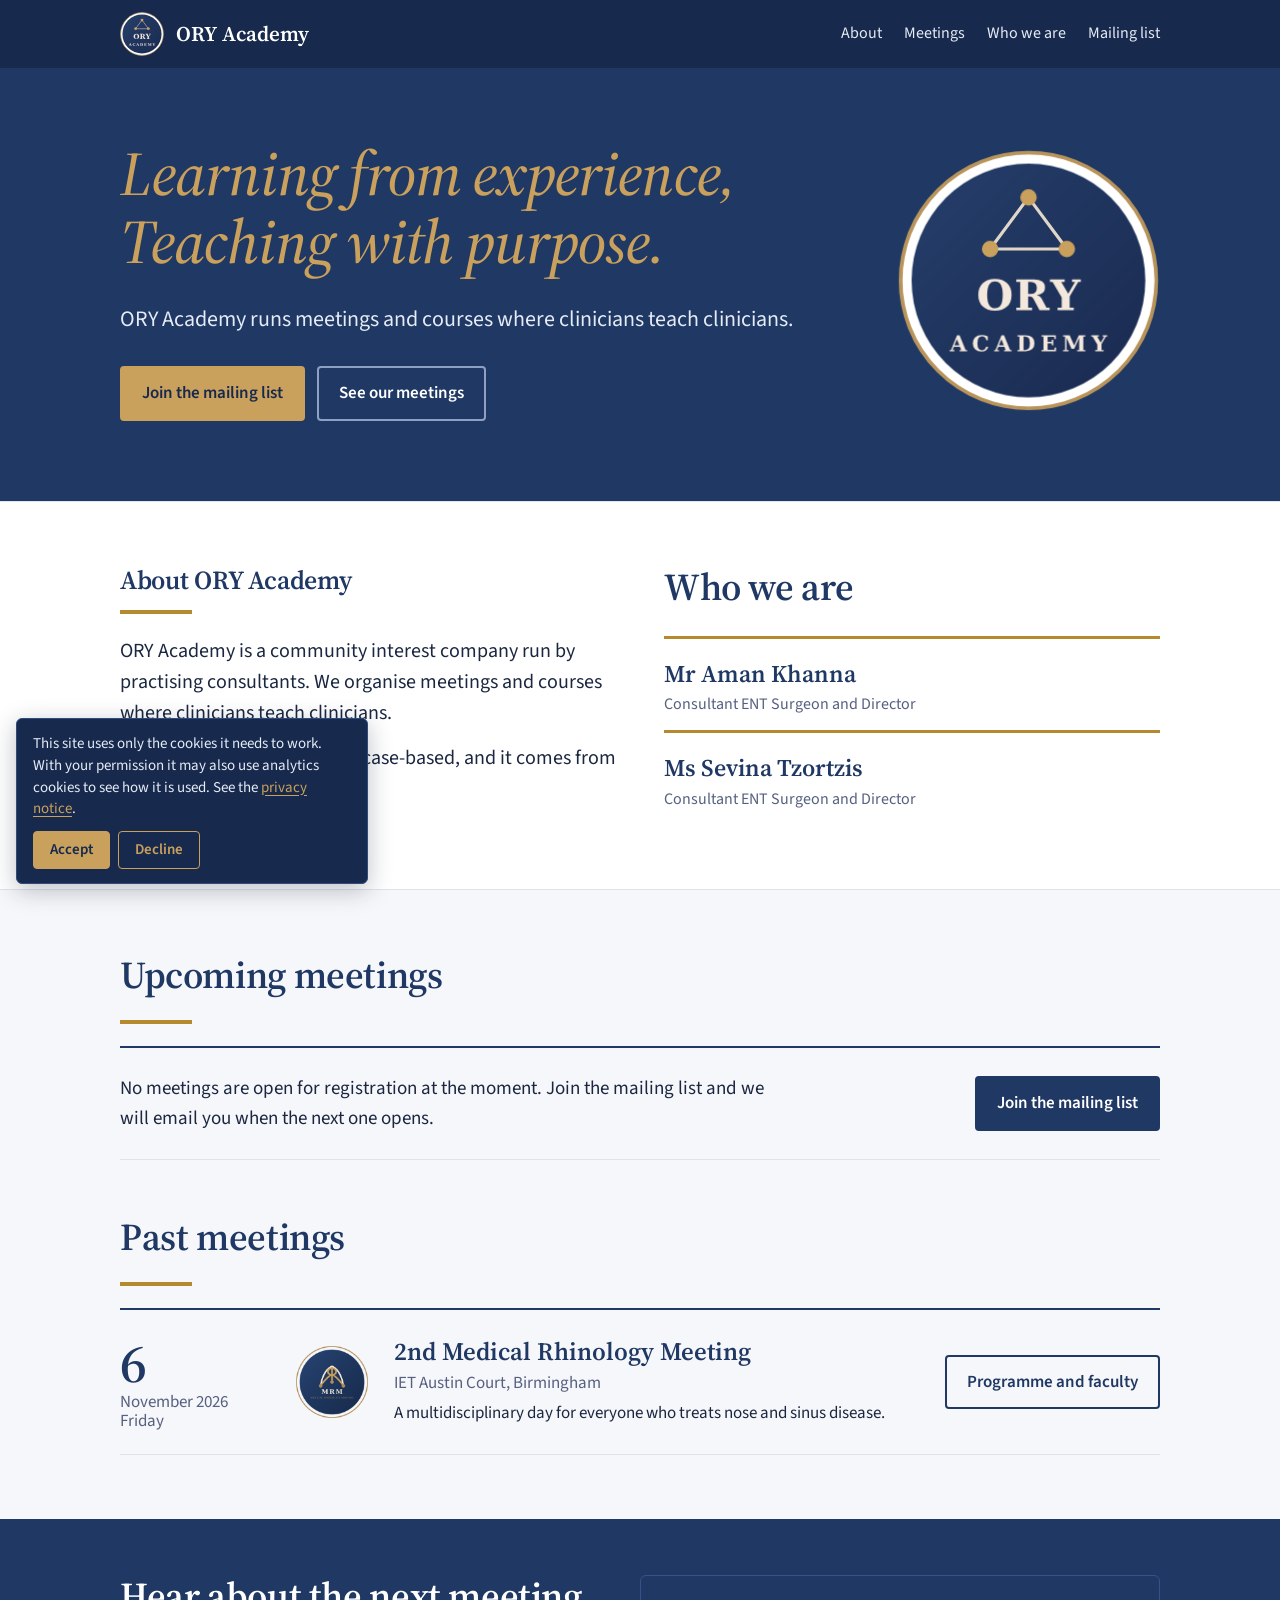
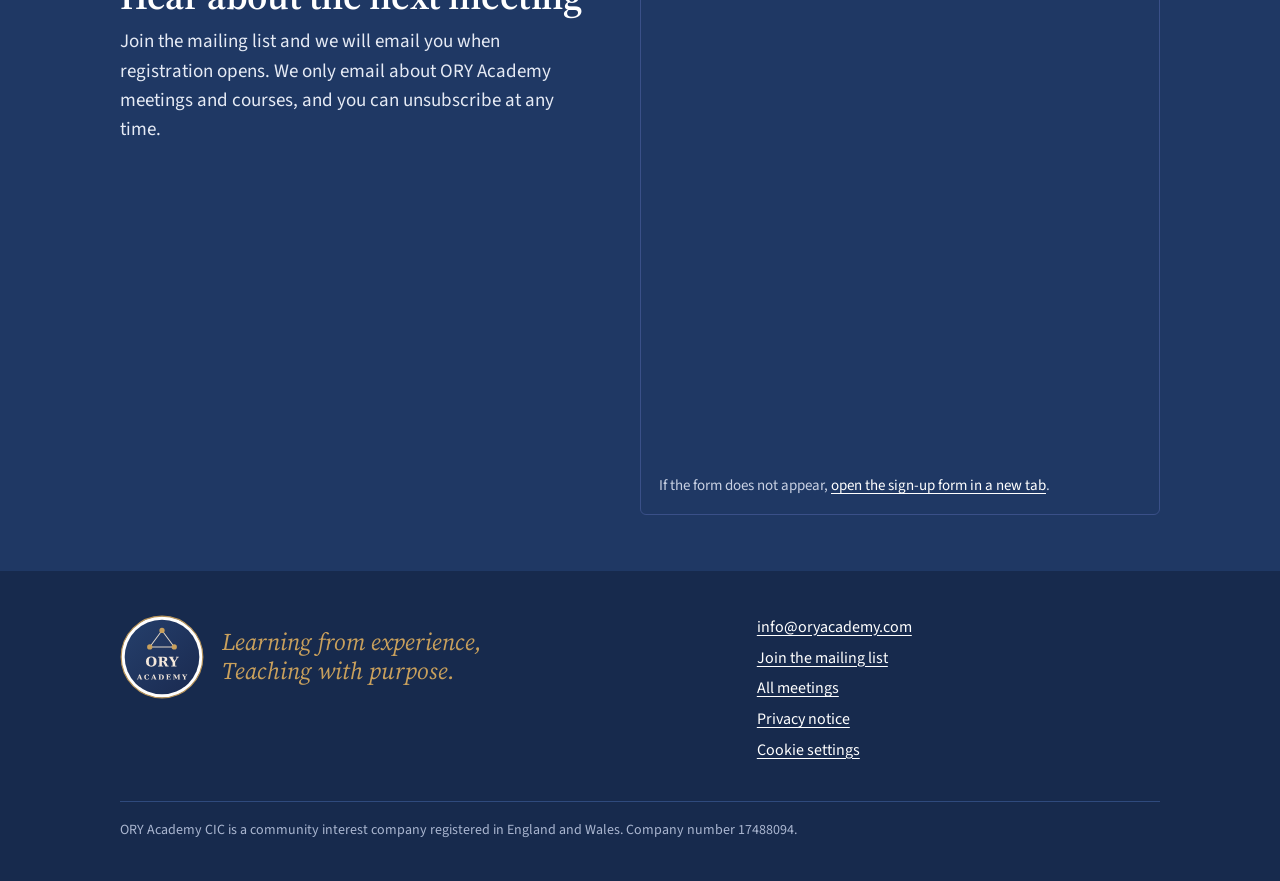
<file: index.html>
<!doctype html>
<html lang="en-GB">
<head>
<meta charset="utf-8">
<meta name="viewport" content="width=device-width,initial-scale=1">
<title>ORY Academy | Meetings and courses for clinicians</title>
<meta name="description" content="ORY Academy CIC organises meetings and courses where clinicians teach clinicians, including the Medical Rhinology Meeting in Birmingham.">
<meta property="og:title" content="ORY Academy">
<meta property="og:description" content="Learning from experience, Teaching with purpose. Meetings and courses for clinicians.">
<meta property="og:image" content="https://oryacademy.com/ory-logo.png">
<meta property="og:url" content="https://oryacademy.com/">
<link rel="icon" type="image/svg+xml" href="/ory-logo.svg">
<link rel="alternate icon" type="image/png" href="/ory-logo.png">
<link rel="preconnect" href="https://fonts.googleapis.com">
<link rel="preconnect" href="https://fonts.gstatic.com" crossorigin>
<link href="https://fonts.googleapis.com/css2?family=Source+Sans+3:wght@400;600&family=Source+Serif+4:ital,opsz,wght@0,8..60,600;1,8..60,500&display=swap" rel="stylesheet">
<link rel="stylesheet" href="/site.css?v=98d66cc8">
</head>
<body>
<a class="skip" href="#meetings">Skip to meetings</a>
<div class="top"><div class="in">
  <a class="brand" href="/"><img src="/ory-logo.svg" alt="" width="44" height="44">ORY Academy</a>
  <nav class="nav" aria-label="Main"><a href="#about">About</a><a href="#meetings">Meetings</a><a href="#people">Who we are</a><a href="#join">Mailing list</a></nav>
</div></div>

<header class="hero on-navy"><div class="in">
  <div>
    <h1 class="mission" aria-label="ORY Academy. Learning from experience, Teaching with purpose."><span>Learning from experience,</span><span>Teaching with purpose.</span></h1>
    <p class="lede">ORY Academy runs meetings and courses where clinicians teach clinicians.</p>
    <div class="btns"><a class="btn gold" href="#join">Join the mailing list</a><a class="btn alt" href="#meetings">See our meetings</a></div>
  </div>
  <svg class="motif" viewBox="24 24 1152 1152" role="img" aria-label="ORY Academy logo"><defs><linearGradient id="orybgh" x1="0" y1="0" x2="1" y2="1"><stop offset="0" stop-color="#253f6b"/><stop offset="1" stop-color="#1a2a50"/></linearGradient></defs><circle class="ringbg" cx="600" cy="600" r="560" fill="#ffffff"/>
<circle class="ring" cx="600" cy="600" r="560" fill="none" stroke="#b8945a" stroke-width="16"/>
<circle class="disc" cx="600" cy="600" r="512" fill="url(#orybgh)"/>
<g class="tri" stroke="#e0d6c8" stroke-width="14" stroke-linecap="round"><line class="edge base" x1="432" y1="462" x2="768" y2="462"/><line class="edge rleg" x1="768" y1="462" x2="600" y2="236"/><line class="edge lleg" x1="600" y1="236" x2="432" y2="462"/></g>
<g class="apex"><circle class="node n1" cx="600" cy="236" r="36" fill="#c9a05c"/></g>
<circle class="node n2" cx="432" cy="462" r="36" fill="#c9a05c"/>
<circle class="node n3" cx="768" cy="462" r="36" fill="#c9a05c"/>
<path class="wm1" fill="#f4e8dc" d="M453.00439453125 721.689453125Q470.2578125 721.689453125 478.65869140625 707.14599609375Q487.0595703125 692.6025390625 487.0595703125 662.70263671875Q487.0595703125 632.71240234375 478.65869140625 618.1689453125Q470.2578125 603.62548828125 453.00439453125 603.62548828125Q435.84130859375 603.62548828125 427.395263671875 618.304443359375Q418.94921875 632.9833984375 418.94921875 662.70263671875Q418.94921875 692.33154296875 427.395263671875 707.010498046875Q435.84130859375 721.689453125 453.00439453125 721.689453125ZM453.00439453125 732.61962890625Q418.94921875 732.61962890625 399.6181640625 714.01123046875Q380.287109375 695.40283203125 380.287109375 662.70263671875Q380.287109375 630.00244140625 399.663330078125 611.348876953125Q419.03955078125 592.6953125 453.00439453125 592.6953125Q487.0595703125 592.6953125 506.390625 611.3037109375Q525.7216796875 629.912109375 525.7216796875 662.70263671875Q525.7216796875 695.40283203125 506.345458984375 714.01123046875Q486.96923828125 732.61962890625 453.00439453125 732.61962890625ZM635.86181640625 664.14794921875Q643.9013671875 665.322265625 649.41162109375 669.4775390625Q654.921875 673.6328125 658.98681640625 681.49169921875L678.67919921875 719.06982421875H692.5V730.0H648.14697265625L626.64794921875 689.26025390625Q620.4150390625 676.61376953125 616.033935546875 673.135986328125Q611.65283203125 669.658203125 603.88427734375 669.658203125H598.3740234375V719.06982421875H615.7177734375V730.0H546.3427734375V719.06982421875H563.59619140625V606.064453125H546.3427734375V595.13427734375H623.3056640625Q646.7919921875 595.13427734375 659.573974609375 604.573974609375Q672.35595703125 614.013671875 672.35595703125 631.357421875Q672.35595703125 645.44921875 663.277587890625 653.624267578125Q654.19921875 661.79931640625 635.86181640625 664.14794921875ZM598.3740234375 658.818359375H610.20751953125Q622.85400390625 658.818359375 629.674072265625 651.953125Q636.494140625 645.087890625 636.494140625 632.35107421875Q636.494140625 619.6142578125 629.674072265625 612.83935546875Q622.85400390625 606.064453125 610.20751953125 606.064453125H598.3740234375ZM727.212890625 730.0V719.06982421875H745.36962890625V674.1748046875L705.26220703125 606.064453125H693.7900390625V595.13427734375H758.4677734375V606.064453125H743.47265625L773.82421875 657.46337890625L803.9951171875 606.064453125H790.53564453125V595.13427734375H829.19775390625V606.064453125H817.7255859375L780.328125 669.4775390625V719.06982421875H798.48486328125V730.0Z"/>
<path class="wm2" fill="#f4e8dc" d="M254.953125 910.0V904.328125H260.671875L287.015625 840.015625H298.21875L324.609375 904.328125H331.265625V910.0H298.5V904.328125H305.34375L299.578125 890.03125H273.28125L267.421875 904.328125H275.765625V910.0ZM275.578125 884.359375H297.28125L286.5 857.59375ZM423.71875 890.03125Q420.953125 900.859375 413.78125 906.109375Q406.609375 911.359375 394.515625 911.359375Q376.796875 911.359375 366.5078125 901.5859375Q356.21875 891.8125 356.21875 875.078125Q356.21875 858.296875 366.5078125 848.5234375Q376.796875 838.75 394.515625 838.75Q400.75 838.75 407.5 840.25Q414.25 841.75 421.796875 844.796875V862.0H415.84375Q414.015625 853.1875 409.1875 848.8046875Q404.359375 844.421875 396.4375 844.421875Q386.21875 844.421875 381.25 851.9453125Q376.28125 859.46875 376.28125 875.078125Q376.28125 890.6875 381.25 898.1875Q386.21875 905.6875 396.53125 905.6875Q403.515625 905.6875 407.9453125 901.796875Q412.375 897.90625 414.390625 890.03125ZM449.84375 910.0V904.328125H455.5625L481.90625 840.015625H493.109375L519.5 904.328125H526.15625V910.0H493.390625V904.328125H500.234375L494.46875 890.03125H468.171875L462.3125 904.328125H470.65625V910.0ZM470.46875 884.359375H492.171875L481.390625 857.59375ZM578.578125 904.328125H585.09375Q596.0625 904.328125 601.1484375 897.296875Q606.234375 890.265625 606.234375 874.9375Q606.234375 859.703125 601.171875 852.6953125Q596.109375 845.6875 585.09375 845.6875H578.578125ZM551.578125 910.0V904.328125H560.53125V845.6875H551.578125V840.015625H587.484375Q606.328125 840.015625 616.3125 849.015625Q626.296875 858.015625 626.296875 874.9375Q626.296875 891.953125 616.2890625 900.9765625Q606.28125 910.0 587.484375 910.0ZM656.828125 910.0V904.328125H665.78125V845.6875H656.828125V840.015625H719.734375V856.515625H713.265625V846.4375H683.828125V868.890625H702.15625V859.984375H708.578125V884.171875H702.15625V875.265625H683.828125V903.578125H714.15625V893.5H720.578125V910.0ZM751.53125 910.0V904.328125H760.4375V845.6875H751.53125V840.015625H780.40625L800.375 884.921875L820.4375 840.015625H849.265625V845.6875H840.3125V904.328125H849.265625V910.0H813.265625V904.328125H822.171875V850.9375L800.46875 899.734375H788.609375L767.0 850.9375V904.328125H775.90625V910.0ZM892.265625 910.0V904.328125H901.6875V881.03125L880.875 845.6875H874.921875V840.015625H908.484375V845.6875H900.703125L916.453125 872.359375L932.109375 845.6875H925.125V840.015625H945.1875V845.6875H939.234375L919.828125 878.59375V904.328125H929.25V910.0Z"/></svg>
</div></header>

<section class="band white" id="about"><div class="in two">
  <div class="prose">
    <h2>About ORY Academy</h2>
    <hr class="rule">
    <p>ORY Academy is a community interest company run by practising consultants. We organise meetings and courses where clinicians teach clinicians.</p><p>Our teaching is practical and case-based, and it comes from day-to-day clinical practice.</p>
  </div>
  <div id="people">
    <h2 style="margin-bottom:26px">Who we are</h2>
    <div class="people directors"><div class="person"><div class="pn">Mr Aman Khanna</div><div class="pr">Consultant ENT Surgeon and Director</div></div><div class="person"><div class="pn">Ms Sevina Tzortzis</div><div class="pr">Consultant ENT Surgeon and Director</div></div></div>
  </div>
</div></section>

<section class="band" id="meetings"><div class="in">
  <h2>Upcoming meetings</h2>
  <hr class="rule">
  <div class="empty"><p>No meetings are open for registration at the moment. Join the mailing list and we will email you when the next one opens.</p><a class="btn" href="#join">Join the mailing list</a></div>
  <h2 style="margin-top:56px">Past meetings</h2>
  <hr class="rule">
  <ul class="meetings">
  <li class="meeting">
    <div class="when"><span class="d">6</span><span class="m">November 2026<br>Friday</span></div>
    <img src="/mrm-logo.png" alt="" width="76" height="76">
    <div><h3><a href="/mrm2/">2nd Medical Rhinology Meeting</a></h3><p class="where">IET Austin Court, Birmingham</p><p class="sum">A multidisciplinary day for everyone who treats nose and sinus disease.</p></div>
    <div class="btns"><a class="btn alt" href="/mrm2/">Programme and faculty</a></div>
  </li>
  </ul>

</div></section>

<section class="invite signup on-navy" id="join"><div class="in">
  <div class="pitch">
    <h2>Hear about the next meeting</h2>
    <p>Join the mailing list and we will email you when registration opens. We only email about ORY Academy meetings and courses, and you can unsubscribe at any time.</p>
  </div>
  <div class="formbox">
    <iframe data-tally-src="https://tally.so/embed/YjPQ0z?alignLeft=1&hideTitle=1&transparentBackground=1&dynamicHeight=1" loading="lazy" width="100%" height="480" frameborder="0" marginheight="0" marginwidth="0" title="Join the ORY Academy mailing list"></iframe>
    <p class="fallback">If the form does not appear, <a href="https://tally.so/r/YjPQ0z" target="_blank" rel="noopener">open the sign-up form in a new tab</a>.</p>
  </div>
</div></section>
<script async src="https://tally.so/widgets/embed.js"></script>

<footer class="foot"><div class="in">
  <div class="sig">
    <img src="/ory-logo.svg" alt="ORY Academy logo" width="84" height="84">
    <p class="line"><span>Learning from experience,</span><span>Teaching with purpose.</span></p>
  </div>
  <ul><li><a href="mailto:info@oryacademy.com">info@oryacademy.com</a></li><li><a href="/#join">Join the mailing list</a></li><li><a href="/">All meetings</a></li><li><a href="/privacy/">Privacy notice</a></li><li><a href="/privacy/#cookies" data-cookie-settings>Cookie settings</a></li></ul>
  <p class="legal">ORY Academy CIC is a community interest company registered in England and Wales. Company number 17488094.</p>
</div></footer>
<div class="cookie-bar" id="cookieBar" role="region" aria-label="Cookies" hidden>
  <p>This site uses only the cookies it needs to work. With your permission it may also use analytics cookies to see how it is used. See the <a href="/privacy/#cookies">privacy notice</a>.</p>
  <div class="cookie-actions">
    <button type="button" class="cookie-btn cookie-accept" data-choice="accepted">Accept</button>
    <button type="button" class="cookie-btn cookie-decline" data-choice="declined">Decline</button>
  </div>
</div>
<script src="/site.js?v=15866b34"></script>
</body>
</html>
</file>
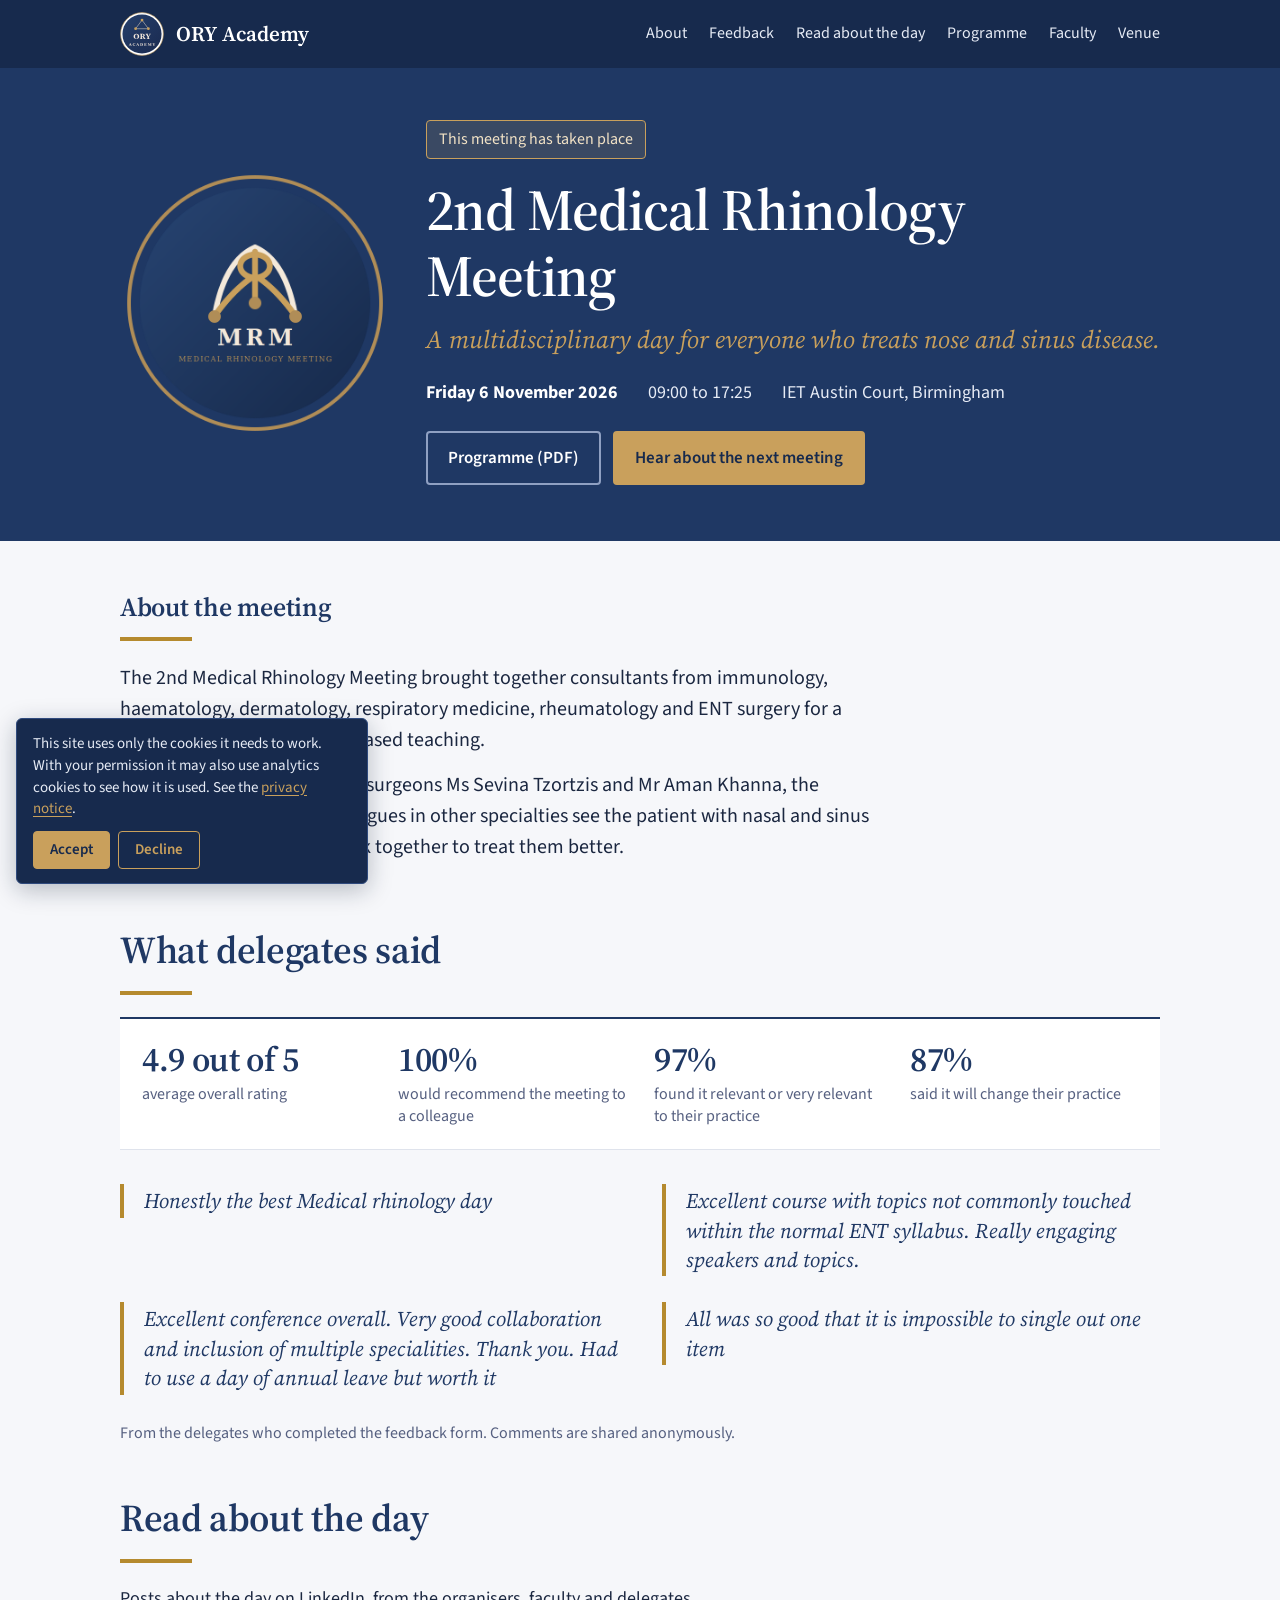
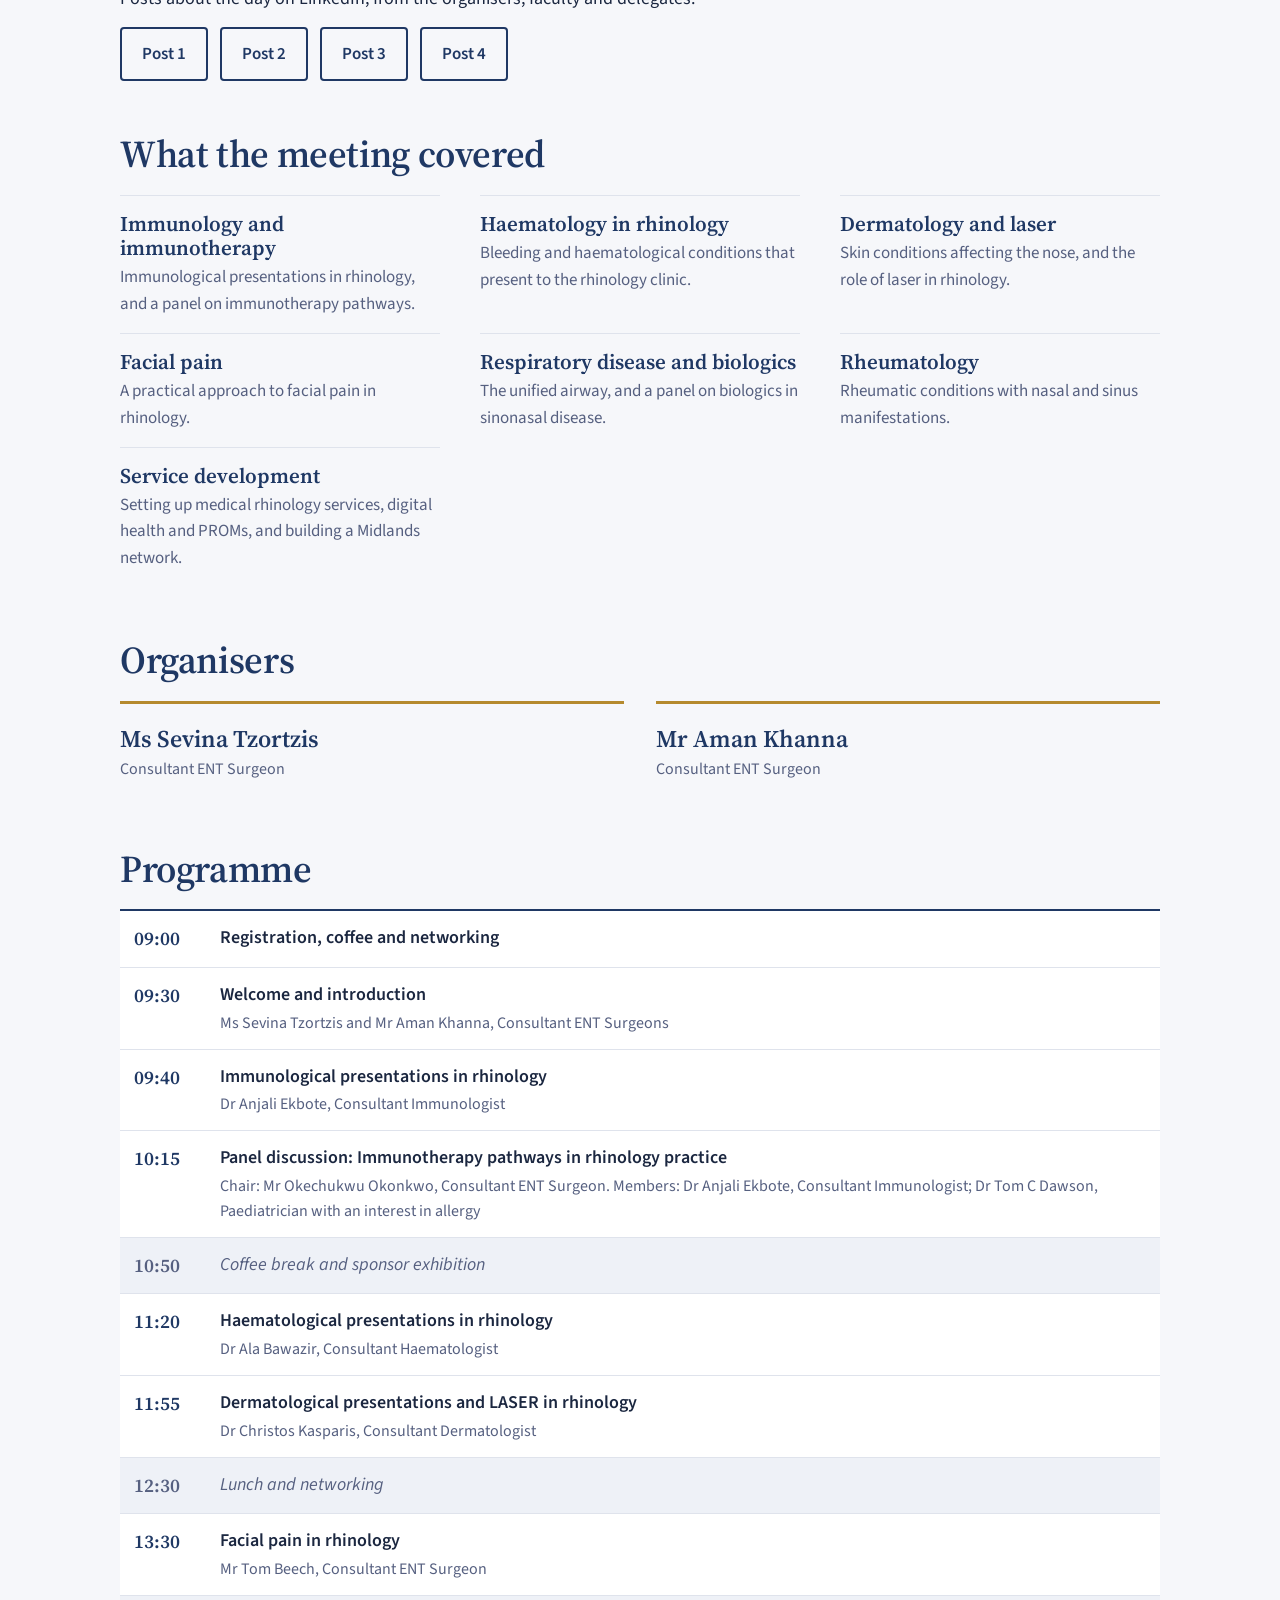
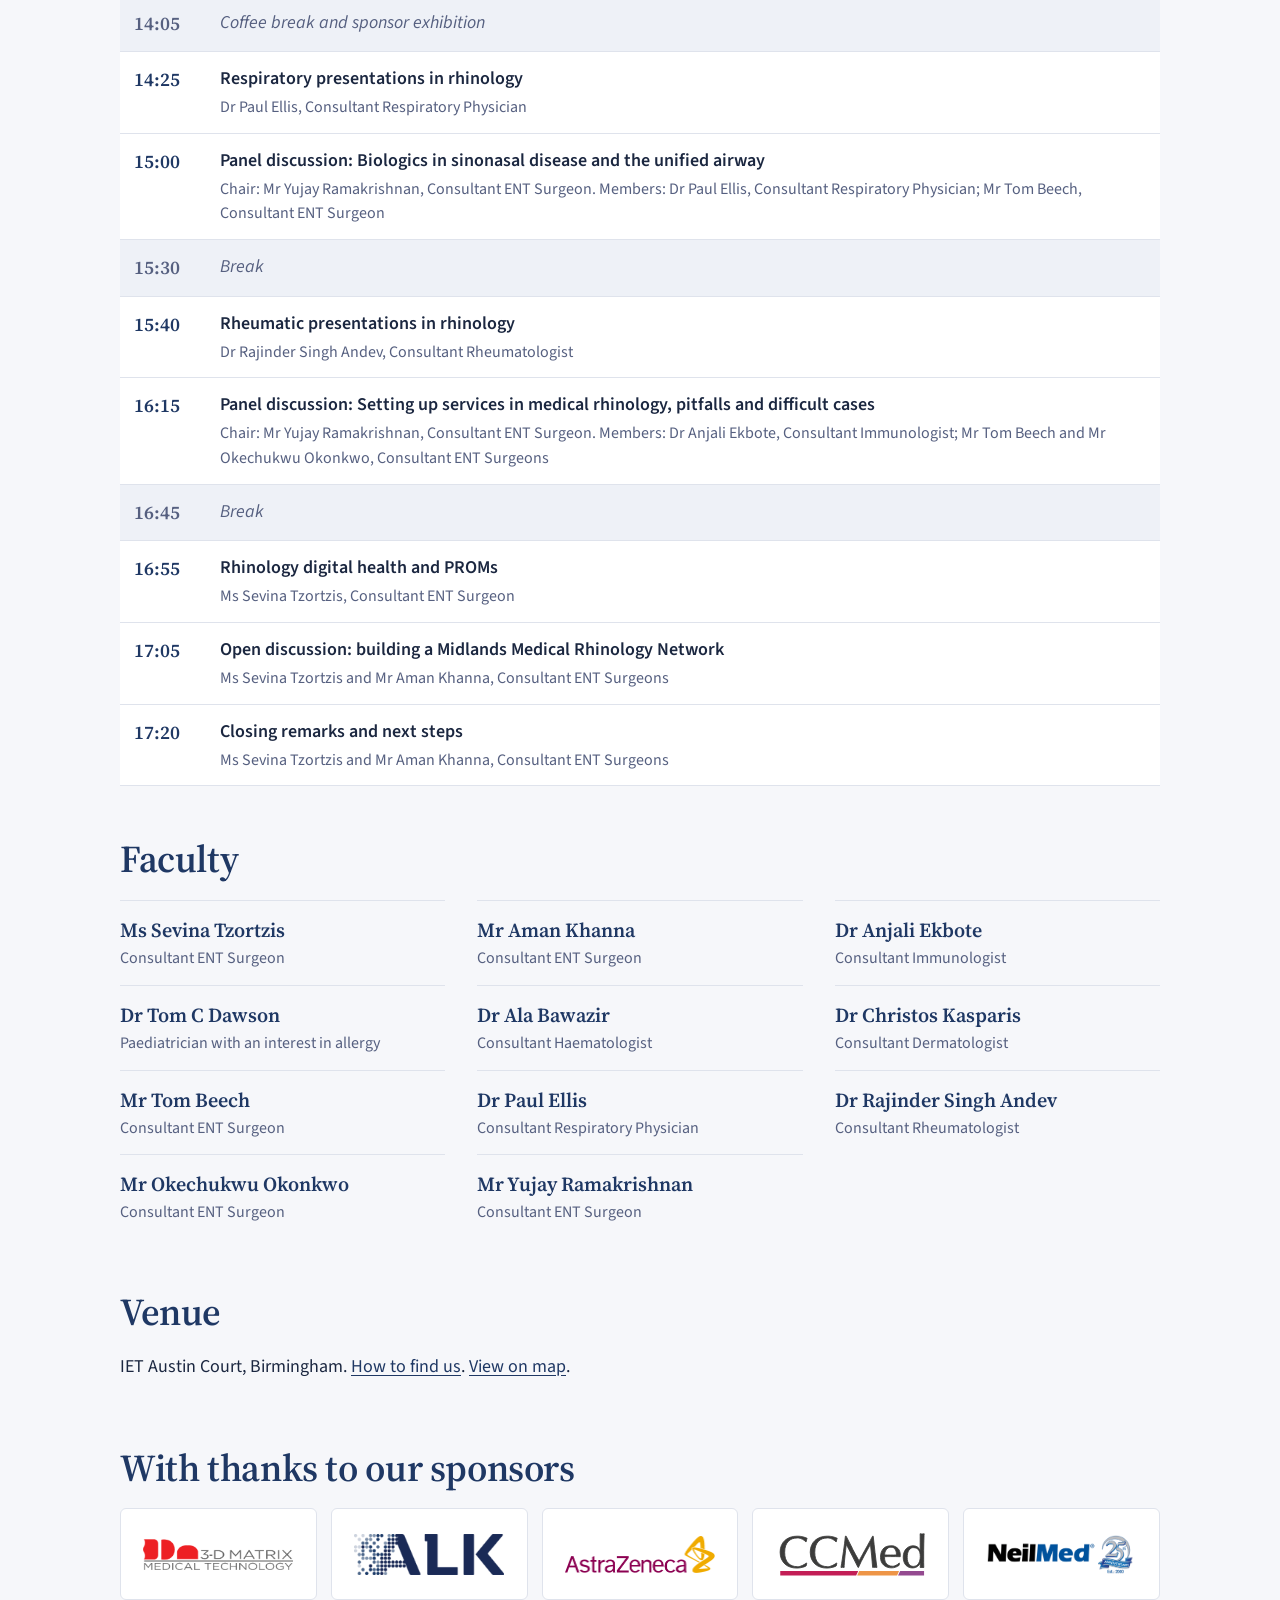
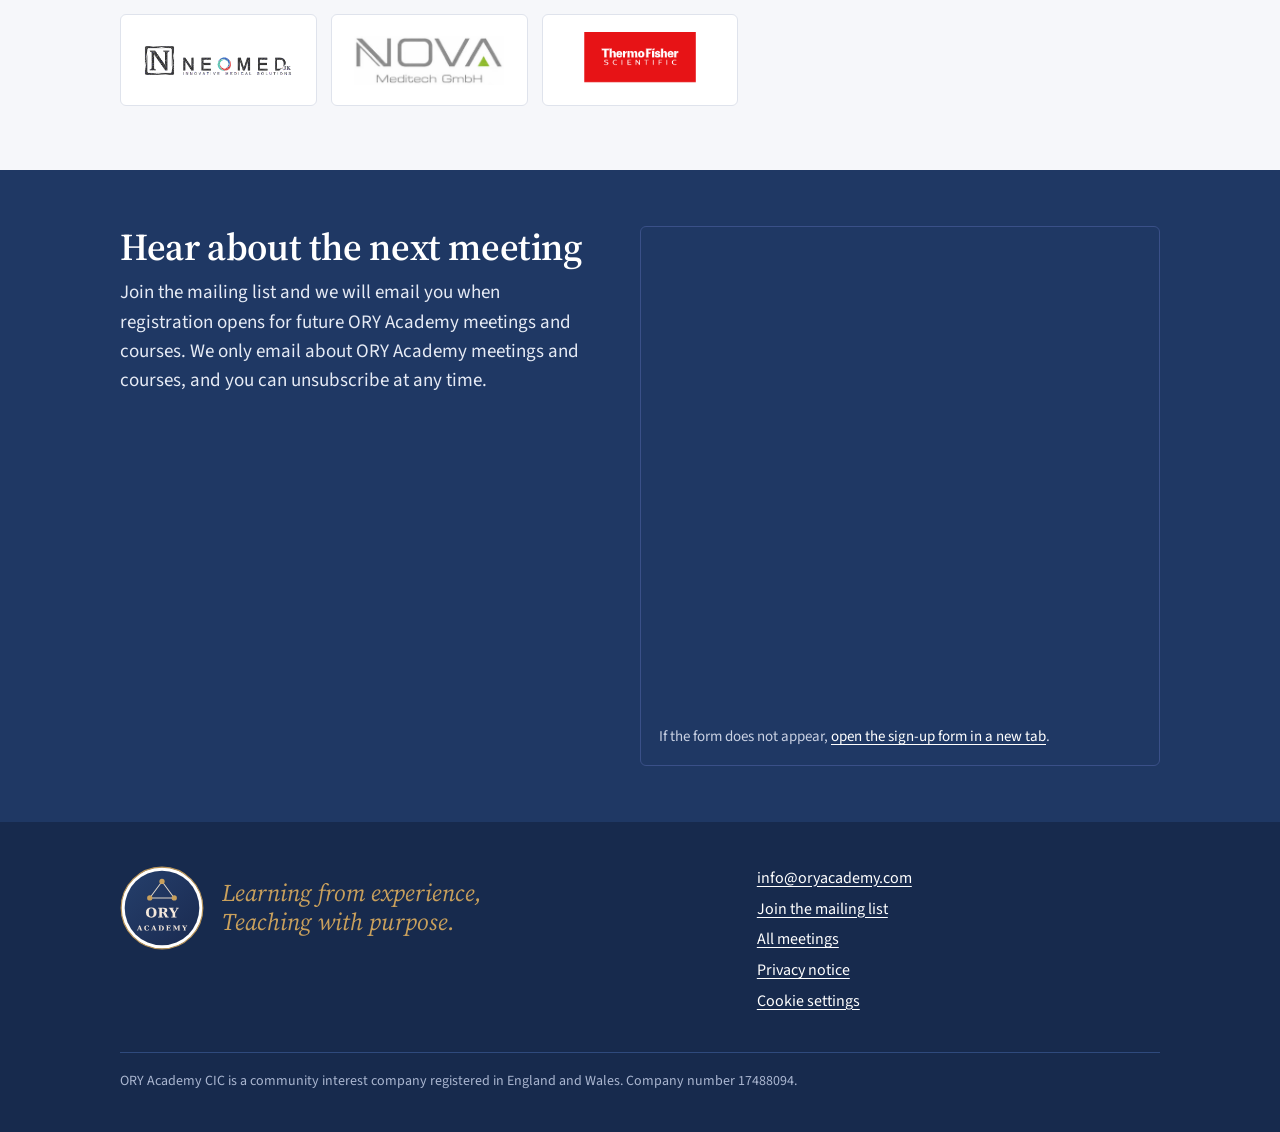
<file: mrm2/index.html>
<!doctype html>
<html lang="en-GB">
<head>
<meta charset="utf-8">
<meta name="viewport" content="width=device-width,initial-scale=1">
<title>2nd Medical Rhinology Meeting | ORY Academy</title>
<meta name="description" content="2nd Medical Rhinology Meeting, Friday 6 November 2026, IET Austin Court, Birmingham. A multidisciplinary day for everyone who treats nose and sinus disease.">
<meta property="og:title" content="2nd Medical Rhinology Meeting | ORY Academy">
<meta property="og:description" content="Friday 6 November 2026, IET Austin Court, Birmingham. A multidisciplinary day for everyone who treats nose and sinus disease.">
<meta property="og:image" content="https://oryacademy.com/mrm-logo-600.png">
<link rel="icon" type="image/svg+xml" href="/ory-logo.svg">
<link rel="alternate icon" type="image/png" href="/ory-logo.png">
<link rel="preconnect" href="https://fonts.googleapis.com">
<link rel="preconnect" href="https://fonts.gstatic.com" crossorigin>
<link href="https://fonts.googleapis.com/css2?family=Source+Sans+3:wght@400;600&family=Source+Serif+4:ital,opsz,wght@0,8..60,600;1,8..60,500&display=swap" rel="stylesheet">
<link rel="stylesheet" href="/site.css?v=98d66cc8">
</head>
<body>
<a class="skip" href="#about">Skip to content</a>
<div class="top"><div class="in">
  <a class="brand" href="/"><img src="/ory-logo.svg" alt="" width="44" height="44">ORY Academy</a>
  <nav class="nav" aria-label="On this page"><a href="#about">About</a><a href="#feedback">Feedback</a><a href="#posts">Read about the day</a><a href="#programme">Programme</a><a href="#faculty">Faculty</a><a href="#venue">Venue</a></nav>
</div></div>

<header class="ehero on-navy"><div class="in">
  <img class="badge" src="/mrm-logo-600.png" alt="2nd Medical Rhinology Meeting logo" width="270" height="270">
  <div>
    <p class="took">This meeting has taken place</p>
    <h1>2nd Medical Rhinology Meeting</h1>
    <p class="tag">A multidisciplinary day for everyone who treats nose and sinus disease.</p>
    <ul class="facts"><li><b>Friday 6 November 2026</b></li><li>09:00 to 17:25</li><li>IET Austin Court, Birmingham</li></ul>
    <div class="btns"><a class="btn alt" href="/mrm2programme/" target="_blank" rel="noopener">Programme (PDF)</a><a class="btn gold" href="#join">Hear about the next meeting</a></div>
  </div>
</div></header>

<main class="in">
  <section id="about" class="prose"><h2>About the meeting</h2><hr class="rule"><p>The 2nd Medical Rhinology Meeting brought together consultants from immunology, haematology, dermatology, respiratory medicine, rheumatology and ENT surgery for a single day of practical, case-based teaching.</p><p>Organised by consultant ENT surgeons Ms Sevina Tzortzis and Mr Aman Khanna, the meeting looked at how colleagues in other specialties see the patient with nasal and sinus disease, and how we can work together to treat them better.</p></section>
  <section id="feedback"><h2>What delegates said</h2><hr class="rule"><div class="stats"><div class="stat"><div class="fig">4.9 out of 5</div><div class="lab">average overall rating</div></div><div class="stat"><div class="fig">100%</div><div class="lab">would recommend the meeting to a colleague</div></div><div class="stat"><div class="fig">97%</div><div class="lab">found it relevant or very relevant to their practice</div></div><div class="stat"><div class="fig">87%</div><div class="lab">said it will change their practice</div></div></div><div class="quotes"><blockquote><p>Honestly the best Medical rhinology day</p></blockquote><blockquote><p>Excellent course with topics not commonly touched within the normal ENT syllabus. Really engaging speakers and topics.</p></blockquote><blockquote><p>Excellent conference overall. Very good collaboration and inclusion of multiple specialities. Thank you. Had to use a day of annual leave but worth it</p></blockquote><blockquote><p>All was so good that it is impossible to single out one item</p></blockquote></div><p class="note">From the delegates who completed the feedback form. Comments are shared anonymously.</p></section>
  <section id="posts"><h2>Read about the day</h2><hr class="rule"><p class="posts-by">Posts about the day on LinkedIn, from the organisers, faculty and delegates.</p><ul class="posts"><li><a class="btn alt" href="https://lnkd.in/p/eDnPFnjW" target="_blank" rel="noopener">Post 1</a></li><li><a class="btn alt" href="https://lnkd.in/p/e-QxhpXx" target="_blank" rel="noopener">Post 2</a></li><li><a class="btn alt" href="https://lnkd.in/p/enqYVH2g" target="_blank" rel="noopener">Post 3</a></li><li><a class="btn alt" href="https://lnkd.in/p/eSrMPbYT" target="_blank" rel="noopener">Post 4</a></li></ul></section>
  <section><h2>What the meeting covered</h2><div class="topics"><div class="topic"><h3>Immunology and immunotherapy</h3><p>Immunological presentations in rhinology, and a panel on immunotherapy pathways.</p></div><div class="topic"><h3>Haematology in rhinology</h3><p>Bleeding and haematological conditions that present to the rhinology clinic.</p></div><div class="topic"><h3>Dermatology and laser</h3><p>Skin conditions affecting the nose, and the role of laser in rhinology.</p></div><div class="topic"><h3>Facial pain</h3><p>A practical approach to facial pain in rhinology.</p></div><div class="topic"><h3>Respiratory disease and biologics</h3><p>The unified airway, and a panel on biologics in sinonasal disease.</p></div><div class="topic"><h3>Rheumatology</h3><p>Rheumatic conditions with nasal and sinus manifestations.</p></div><div class="topic"><h3>Service development</h3><p>Setting up medical rhinology services, digital health and PROMs, and building a Midlands network.</p></div></div></section>
  <section><h2>Organisers</h2><div class="people directors"><div class="person"><div class="pn">Ms Sevina Tzortzis</div><div class="pr">Consultant ENT Surgeon</div></div><div class="person"><div class="pn">Mr Aman Khanna</div><div class="pr">Consultant ENT Surgeon</div></div></div></section>
  <section id="programme"><h2>Programme</h2><table><tr><td class="tm">09:00</td><td><div class="st">Registration, coffee and networking</div></td></tr><tr><td class="tm">09:30</td><td><div class="st">Welcome and introduction</div><div class="sp">Ms Sevina Tzortzis and Mr Aman Khanna, Consultant ENT Surgeons</div></td></tr><tr><td class="tm">09:40</td><td><div class="st">Immunological presentations in rhinology</div><div class="sp">Dr Anjali Ekbote, Consultant Immunologist</div></td></tr><tr><td class="tm">10:15</td><td><div class="st">Panel discussion: Immunotherapy pathways in rhinology practice</div><div class="sp">Chair: Mr Okechukwu Okonkwo, Consultant ENT Surgeon. Members: Dr Anjali Ekbote, Consultant Immunologist; Dr Tom C Dawson, Paediatrician with an interest in allergy</div></td></tr><tr class="brk"><td class="tm">10:50</td><td><div class="st">Coffee break and sponsor exhibition</div></td></tr><tr><td class="tm">11:20</td><td><div class="st">Haematological presentations in rhinology</div><div class="sp">Dr Ala Bawazir, Consultant Haematologist</div></td></tr><tr><td class="tm">11:55</td><td><div class="st">Dermatological presentations and LASER in rhinology</div><div class="sp">Dr Christos Kasparis, Consultant Dermatologist</div></td></tr><tr class="brk"><td class="tm">12:30</td><td><div class="st">Lunch and networking</div></td></tr><tr><td class="tm">13:30</td><td><div class="st">Facial pain in rhinology</div><div class="sp">Mr Tom Beech, Consultant ENT Surgeon</div></td></tr><tr class="brk"><td class="tm">14:05</td><td><div class="st">Coffee break and sponsor exhibition</div></td></tr><tr><td class="tm">14:25</td><td><div class="st">Respiratory presentations in rhinology</div><div class="sp">Dr Paul Ellis, Consultant Respiratory Physician</div></td></tr><tr><td class="tm">15:00</td><td><div class="st">Panel discussion: Biologics in sinonasal disease and the unified airway</div><div class="sp">Chair: Mr Yujay Ramakrishnan, Consultant ENT Surgeon. Members: Dr Paul Ellis, Consultant Respiratory Physician; Mr Tom Beech, Consultant ENT Surgeon</div></td></tr><tr class="brk"><td class="tm">15:30</td><td><div class="st">Break</div></td></tr><tr><td class="tm">15:40</td><td><div class="st">Rheumatic presentations in rhinology</div><div class="sp">Dr Rajinder Singh Andev, Consultant Rheumatologist</div></td></tr><tr><td class="tm">16:15</td><td><div class="st">Panel discussion: Setting up services in medical rhinology, pitfalls and difficult cases</div><div class="sp">Chair: Mr Yujay Ramakrishnan, Consultant ENT Surgeon. Members: Dr Anjali Ekbote, Consultant Immunologist; Mr Tom Beech and Mr Okechukwu Okonkwo, Consultant ENT Surgeons</div></td></tr><tr class="brk"><td class="tm">16:45</td><td><div class="st">Break</div></td></tr><tr><td class="tm">16:55</td><td><div class="st">Rhinology digital health and PROMs</div><div class="sp">Ms Sevina Tzortzis, Consultant ENT Surgeon</div></td></tr><tr><td class="tm">17:05</td><td><div class="st">Open discussion: building a Midlands Medical Rhinology Network</div><div class="sp">Ms Sevina Tzortzis and Mr Aman Khanna, Consultant ENT Surgeons</div></td></tr><tr><td class="tm">17:20</td><td><div class="st">Closing remarks and next steps</div><div class="sp">Ms Sevina Tzortzis and Mr Aman Khanna, Consultant ENT Surgeons</div></td></tr></table></section>
  <section id="faculty"><h2>Faculty</h2><div class="people"><div class="person"><div class="pn">Ms Sevina Tzortzis</div><div class="pr">Consultant ENT Surgeon</div></div><div class="person"><div class="pn">Mr Aman Khanna</div><div class="pr">Consultant ENT Surgeon</div></div><div class="person"><div class="pn">Dr Anjali Ekbote</div><div class="pr">Consultant Immunologist</div></div><div class="person"><div class="pn">Dr Tom C Dawson</div><div class="pr">Paediatrician with an interest in allergy</div></div><div class="person"><div class="pn">Dr Ala Bawazir</div><div class="pr">Consultant Haematologist</div></div><div class="person"><div class="pn">Dr Christos Kasparis</div><div class="pr">Consultant Dermatologist</div></div><div class="person"><div class="pn">Mr Tom Beech</div><div class="pr">Consultant ENT Surgeon</div></div><div class="person"><div class="pn">Dr Paul Ellis</div><div class="pr">Consultant Respiratory Physician</div></div><div class="person"><div class="pn">Dr Rajinder Singh Andev</div><div class="pr">Consultant Rheumatologist</div></div><div class="person"><div class="pn">Mr Okechukwu Okonkwo</div><div class="pr">Consultant ENT Surgeon</div></div><div class="person"><div class="pn">Mr Yujay Ramakrishnan</div><div class="pr">Consultant ENT Surgeon</div></div></div></section>
  
  <section id="venue"><h2>Venue</h2><p>IET Austin Court, Birmingham. <a href="https://austincourt.theiet.org/about/how-to-find-us/" target="_blank" rel="noopener">How to find us</a>. <a href="https://maps.app.goo.gl/qZmpY5aedirF9eqt9" target="_blank" rel="noopener">View on map</a>.</p></section>
  <section><h2>With thanks to our sponsors</h2><div class="logos"><div class="lg"><img src="/sponsors/3d-matrix.png" alt="3-D Matrix Medical Technology"></div><div class="lg"><img src="/sponsors/alk.png" alt="ALK"></div><div class="lg"><img src="/sponsors/astrazeneca.png" alt="AstraZeneca"></div><div class="lg"><img src="/sponsors/ccmed.svg" alt="CCMed"></div><div class="lg"><img src="/sponsors/neilmed.png" alt="NeilMed"></div><div class="lg"><img src="/sponsors/neomed.png" alt="Neomed UK"></div><div class="lg"><img src="/sponsors/nova-meditech.png" alt="Nova Meditech"></div><div class="lg"><img src="/sponsors/thermo-fisher.png" alt="Thermo Fisher Scientific"></div></div></section>
</main>

<section class="invite signup on-navy" id="join"><div class="in">
  <div class="pitch">
    <h2>Hear about the next meeting</h2>
    <p>Join the mailing list and we will email you when registration opens for future ORY Academy meetings and courses. We only email about ORY Academy meetings and courses, and you can unsubscribe at any time.</p>
  </div>
  <div class="formbox">
    <iframe data-tally-src="https://tally.so/embed/YjPQ0z?alignLeft=1&hideTitle=1&transparentBackground=1&dynamicHeight=1" loading="lazy" width="100%" height="480" frameborder="0" marginheight="0" marginwidth="0" title="Join the ORY Academy mailing list"></iframe>
    <p class="fallback">If the form does not appear, <a href="https://tally.so/r/YjPQ0z" target="_blank" rel="noopener">open the sign-up form in a new tab</a>.</p>
  </div>
</div></section>
<script async src="https://tally.so/widgets/embed.js"></script>

<footer class="foot"><div class="in">
  <div class="sig">
    <img src="/ory-logo.svg" alt="ORY Academy logo" width="84" height="84">
    <p class="line"><span>Learning from experience,</span><span>Teaching with purpose.</span></p>
  </div>
  <ul><li><a href="mailto:info@oryacademy.com">info@oryacademy.com</a></li><li><a href="/#join">Join the mailing list</a></li><li><a href="/">All meetings</a></li><li><a href="/privacy/">Privacy notice</a></li><li><a href="/privacy/#cookies" data-cookie-settings>Cookie settings</a></li></ul>
  <p class="legal">ORY Academy CIC is a community interest company registered in England and Wales. Company number 17488094.</p>
</div></footer>
<div class="cookie-bar" id="cookieBar" role="region" aria-label="Cookies" hidden>
  <p>This site uses only the cookies it needs to work. With your permission it may also use analytics cookies to see how it is used. See the <a href="/privacy/#cookies">privacy notice</a>.</p>
  <div class="cookie-actions">
    <button type="button" class="cookie-btn cookie-accept" data-choice="accepted">Accept</button>
    <button type="button" class="cookie-btn cookie-decline" data-choice="declined">Decline</button>
  </div>
</div>
<script src="/site.js?v=15866b34"></script>
</body>
</html>
</file>
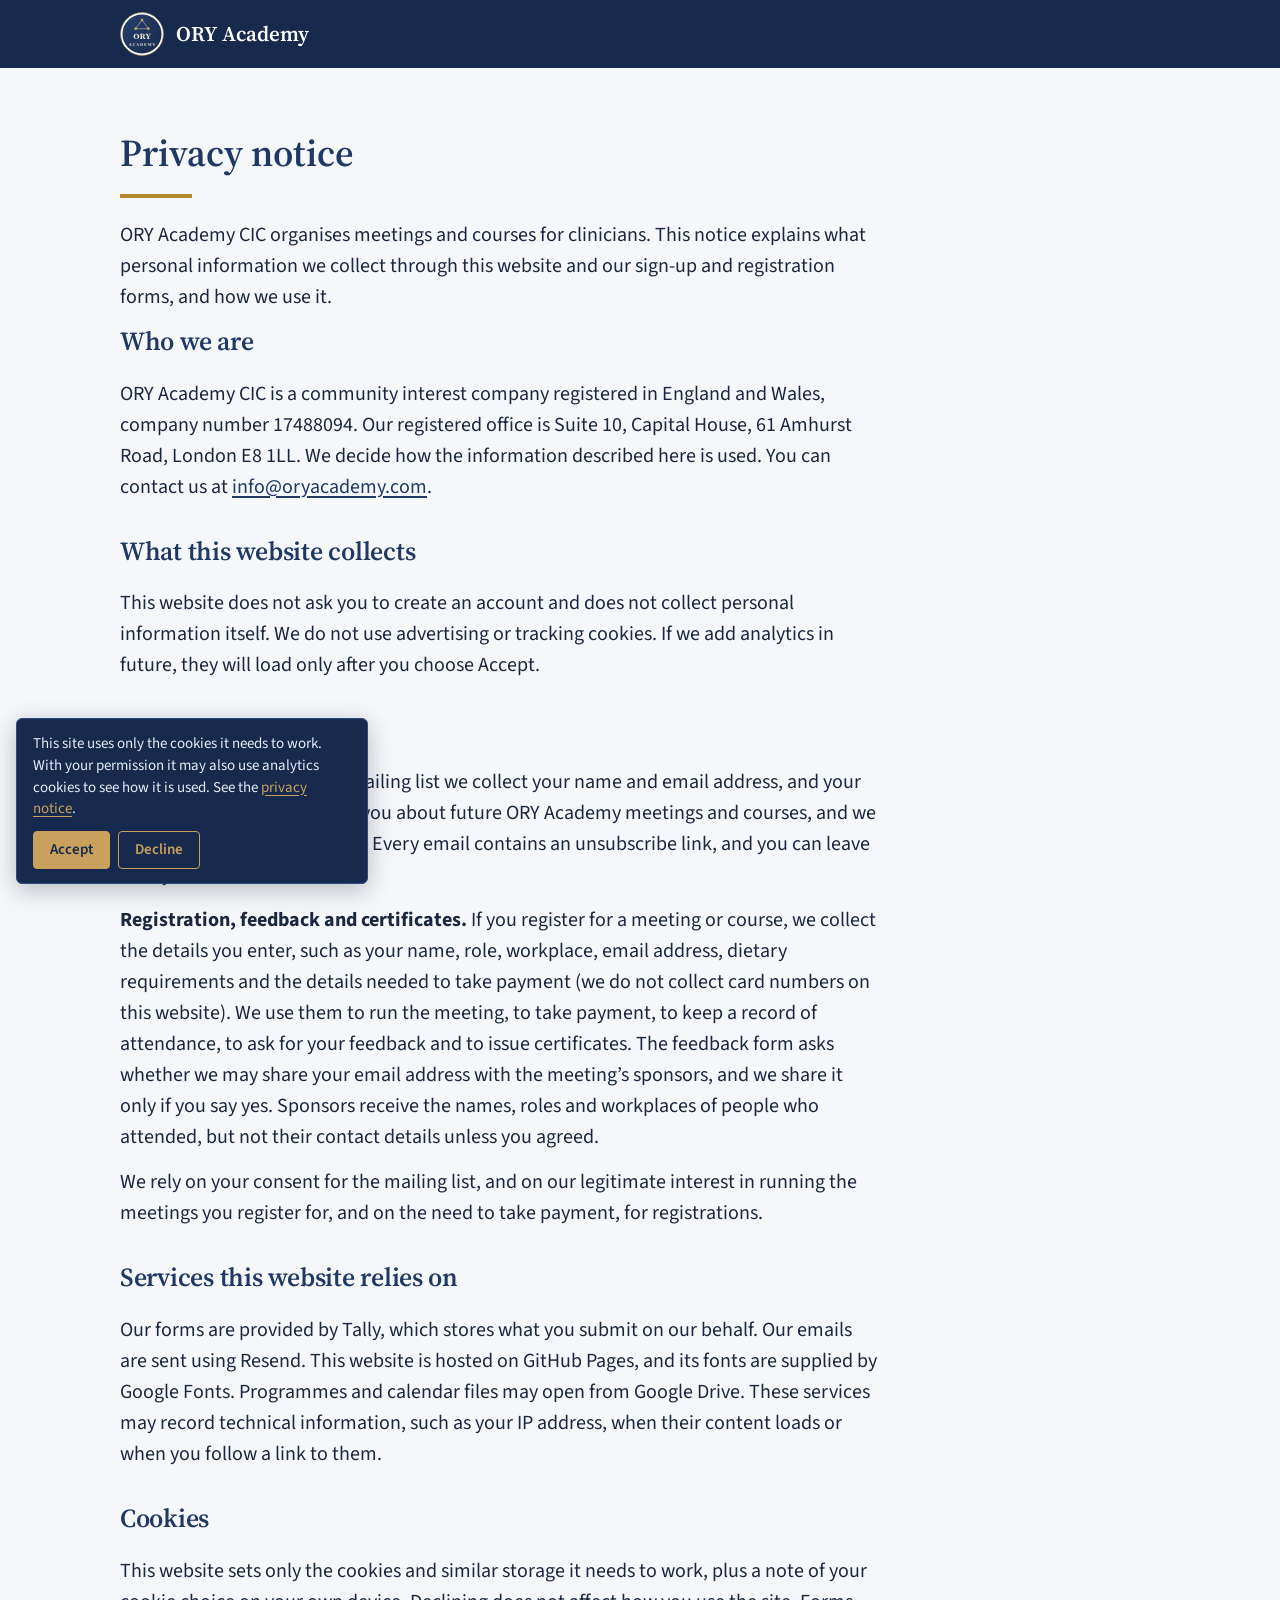
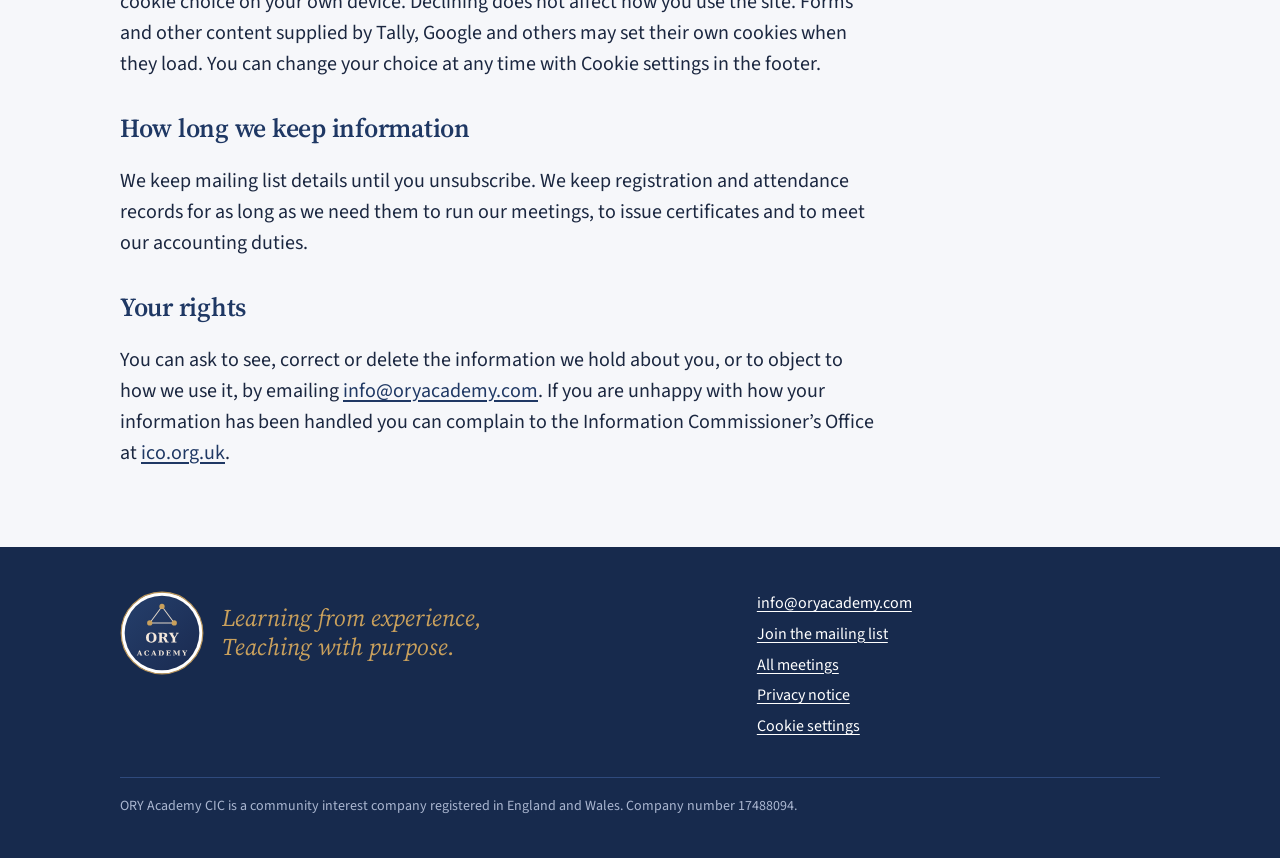
<file: privacy/index.html>
<!doctype html>
<html lang="en-GB">
<head>
<meta charset="utf-8">
<meta name="viewport" content="width=device-width,initial-scale=1">
<title>Privacy notice | ORY Academy</title>
<meta name="description" content="How ORY Academy CIC uses personal information collected through this website and its forms.">
<link rel="icon" type="image/svg+xml" href="/ory-logo.svg">
<link rel="alternate icon" type="image/png" href="/ory-logo.png">
<link rel="preconnect" href="https://fonts.googleapis.com">
<link rel="preconnect" href="https://fonts.gstatic.com" crossorigin>
<link href="https://fonts.googleapis.com/css2?family=Source+Sans+3:wght@400;600&family=Source+Serif+4:ital,opsz,wght@0,8..60,600;1,8..60,500&display=swap" rel="stylesheet">
<link rel="stylesheet" href="/site.css?v=98d66cc8">
</head>
<body>
<div class="top"><div class="in"><a class="brand" href="/"><img src="/ory-logo.svg" alt="" width="44" height="44">ORY Academy</a></div></div>
<section class="band"><div class="in prose">
  <h1 style="font-size:38px;margin-bottom:18px">Privacy notice</h1>
  <hr class="rule">
  <p>ORY Academy CIC organises meetings and courses for clinicians. This notice explains what personal information we collect through this website and our sign-up and registration forms, and how we use it.</p>
<h2>Who we are</h2>
<p>ORY Academy CIC is a community interest company registered in England and Wales, company number 17488094. Our registered office is Suite 10, Capital House, 61 Amhurst Road, London E8 1LL. We decide how the information described here is used. You can contact us at <a href="mailto:info@oryacademy.com">info@oryacademy.com</a>.</p>
<h2>What this website collects</h2>
<p>This website does not ask you to create an account and does not collect personal information itself. We do not use advertising or tracking cookies. If we add analytics in future, they will load only after you choose Accept.</p>
<h2>Forms and emails</h2>
<p><strong>Mailing list.</strong> If you join our mailing list we collect your name and email address, and your consent. We use them to tell you about future ORY Academy meetings and courses, and we send a confirmation by email. Every email contains an unsubscribe link, and you can leave at any time.</p>
<p><strong>Registration, feedback and certificates.</strong> If you register for a meeting or course, we collect the details you enter, such as your name, role, workplace, email address, dietary requirements and the details needed to take payment (we do not collect card numbers on this website). We use them to run the meeting, to take payment, to keep a record of attendance, to ask for your feedback and to issue certificates. The feedback form asks whether we may share your email address with the meeting&rsquo;s sponsors, and we share it only if you say yes. Sponsors receive the names, roles and workplaces of people who attended, but not their contact details unless you agreed.</p>
<p>We rely on your consent for the mailing list, and on our legitimate interest in running the meetings you register for, and on the need to take payment, for registrations.</p>
<h2>Services this website relies on</h2>
<p>Our forms are provided by Tally, which stores what you submit on our behalf. Our emails are sent using Resend. This website is hosted on GitHub Pages, and its fonts are supplied by Google Fonts. Programmes and calendar files may open from Google Drive. These services may record technical information, such as your IP address, when their content loads or when you follow a link to them.</p>
<h2 id="cookies">Cookies</h2>
<p>This website sets only the cookies and similar storage it needs to work, plus a note of your cookie choice on your own device. Declining does not affect how you use the site. Forms and other content supplied by Tally, Google and others may set their own cookies when they load. You can change your choice at any time with Cookie settings in the footer.</p>
<h2>How long we keep information</h2>
<p>We keep mailing list details until you unsubscribe. We keep registration and attendance records for as long as we need them to run our meetings, to issue certificates and to meet our accounting duties.</p>
<h2>Your rights</h2>
<p>You can ask to see, correct or delete the information we hold about you, or to object to how we use it, by emailing <a href="mailto:info@oryacademy.com">info@oryacademy.com</a>. If you are unhappy with how your information has been handled you can complain to the Information Commissioner&rsquo;s Office at <a href="https://ico.org.uk" target="_blank" rel="noopener">ico.org.uk</a>.</p>
</div></section>
<footer class="foot"><div class="in">
  <div class="sig">
    <img src="/ory-logo.svg" alt="ORY Academy logo" width="84" height="84">
    <p class="line"><span>Learning from experience,</span><span>Teaching with purpose.</span></p>
  </div>
  <ul><li><a href="mailto:info@oryacademy.com">info@oryacademy.com</a></li><li><a href="/#join">Join the mailing list</a></li><li><a href="/">All meetings</a></li><li><a href="/privacy/">Privacy notice</a></li><li><a href="/privacy/#cookies" data-cookie-settings>Cookie settings</a></li></ul>
  <p class="legal">ORY Academy CIC is a community interest company registered in England and Wales. Company number 17488094.</p>
</div></footer>
<div class="cookie-bar" id="cookieBar" role="region" aria-label="Cookies" hidden>
  <p>This site uses only the cookies it needs to work. With your permission it may also use analytics cookies to see how it is used. See the <a href="/privacy/#cookies">privacy notice</a>.</p>
  <div class="cookie-actions">
    <button type="button" class="cookie-btn cookie-accept" data-choice="accepted">Accept</button>
    <button type="button" class="cookie-btn cookie-decline" data-choice="declined">Decline</button>
  </div>
</div>
<script src="/site.js?v=15866b34"></script>
</body>
</html>
</file>
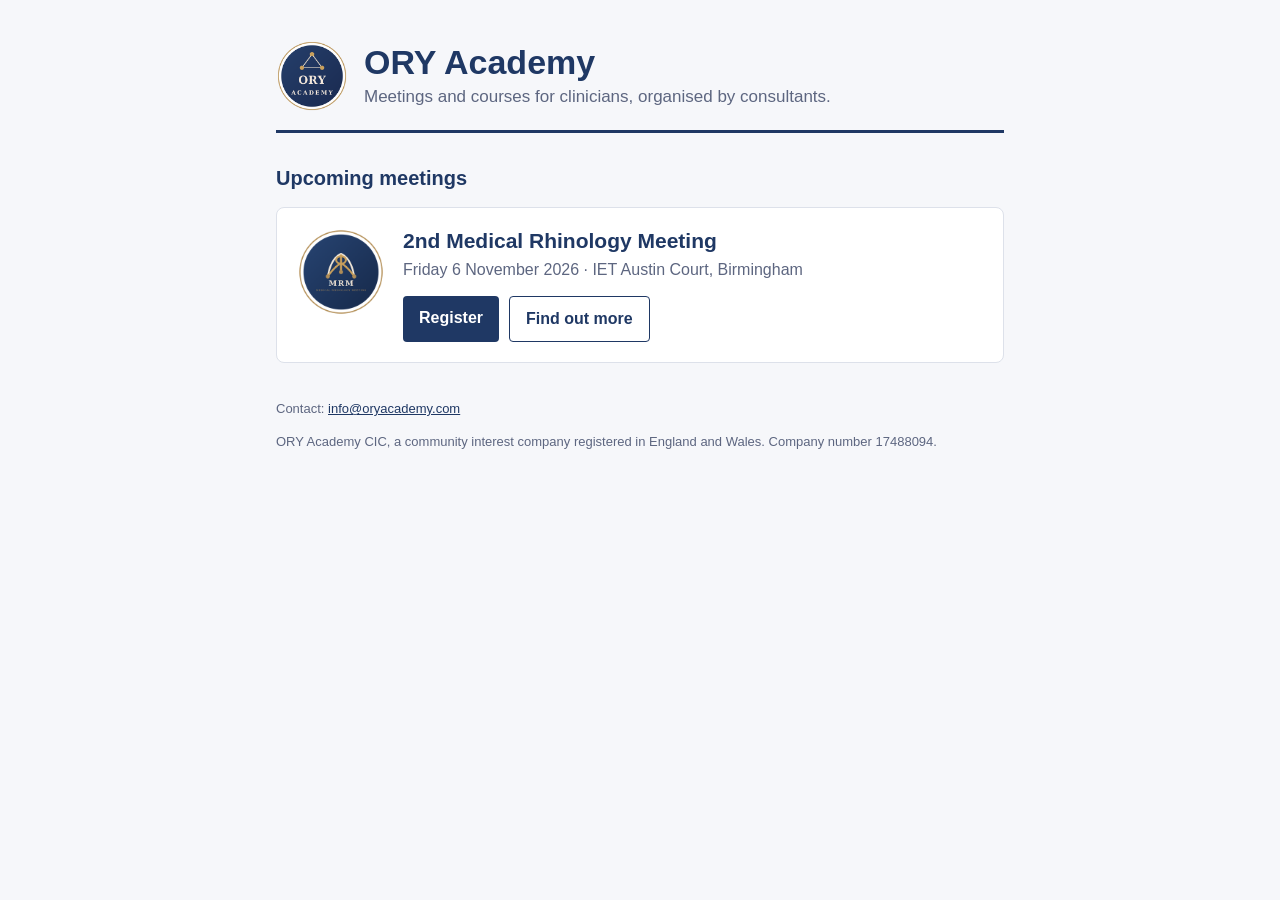
<file: index (4).html>
<!doctype html>
<html lang="en">
<head>
<meta charset="utf-8">
<meta name="viewport" content="width=device-width,initial-scale=1">
<title>ORY Academy</title>
<meta name="description" content="ORY Academy CIC runs medical education meetings and courses, including the 2nd Medical Rhinology Meeting in Birmingham.">
<link rel="icon" type="image/png" href="/ory-logo.png">
<style>
  :root { --navy:#1F3864; --ink:#1b2740; --muted:#5d6680; --line:#dde1ea; --bg:#f6f7fa; }
  * { box-sizing:border-box; }
  body { margin:0; font-family:Arial, Helvetica, sans-serif; color:var(--ink); background:var(--bg); line-height:1.5; }
  .wrap { max-width:760px; margin:0 auto; padding:40px 16px 48px; }
  header { display:flex; align-items:center; gap:16px; border-bottom:3px solid var(--navy); padding-bottom:18px; margin-bottom:30px; }
  header img { width:72px; height:72px; flex:none; }
  h1 { margin:0 0 2px; font-size:34px; line-height:1.15; color:var(--navy); }
  .lead { margin:0; color:var(--muted); font-size:17px; }
  .section-title { margin:0 0 14px; font-size:20px; color:var(--navy); }
  .card { display:flex; gap:18px; align-items:flex-start; background:#fff; border:1px solid var(--line); border-radius:8px; padding:20px; }
  .card img { width:88px; height:88px; flex:none; }
  .card+.section-title { margin-top:30px; }
  .card h3 { margin:0 0 4px; font-size:21px; line-height:1.25; color:var(--navy); }
  .meta { color:var(--muted); margin:0 0 14px; }
  .buttons { display:flex; flex-wrap:wrap; gap:10px; }
  .btn { display:inline-block; background:var(--navy); color:#fff; text-decoration:none; padding:10px 16px; border-radius:4px; font-weight:bold; }
  .btn.alt { background:#fff; color:var(--navy); border:1px solid var(--navy); }
  footer { margin-top:36px; font-size:13px; color:var(--muted); }
  footer a { color:var(--navy); }
  @media (max-width:420px) { .card img { width:64px; height:64px; } header img { width:60px; height:60px; } h1 { font-size:28px; } }
</style>
</head>
<body>
<div class="wrap">
  <header>
    <img src="/ory-logo.png" alt="ORY Academy logo" width="72" height="72">
    <div>
      <h1>ORY Academy</h1>
      <p class="lead">Meetings and courses for clinicians, organised by consultants.</p>
    </div>
  </header>

  <h2 class="section-title">Upcoming meetings</h2>
  <section class="card">
    <img src="/mrm-logo.png" alt="2nd Medical Rhinology Meeting logo" width="88" height="88">
    <div>
      <h3>2nd Medical Rhinology Meeting</h3>
      <p class="meta">Friday 6 November 2026 &middot; IET Austin Court, Birmingham</p>
      <div class="buttons"><a class="btn" href="/mrm2register/">Register</a> <a class="btn alt" href="/mrm2/">Find out more</a></div>
    </div>
  </section>

  <footer>
    <p>Contact: <a href="mailto:info@oryacademy.com">info@oryacademy.com</a></p>
    <p>ORY Academy CIC, a community interest company registered in England and Wales. Company number 17488094.</p>
  </footer>
</div>
</body>
</html>
</file>
<file: site.css>
/* ORY Academy house style. Navy #1F3864; gold on navy #C9A05C; gold text on light #9A7425; gold rules #B58A2E. */
:root {
  --navy:#1F3864; --navy-deep:#172a4d; --ink:#1b2740; --muted:#566080; --line:#dfe3ec; --paper:#f6f7fa; --white:#fff;
  --gold:#C9A05C; --gold-text:#9A7425; --gold-rule:#B58A2E; --cream:#f4e8dc;
  --serif:"Source Serif 4", Georgia, "Times New Roman", serif;
  --sans:"Source Sans 3", "Segoe UI", Arial, Helvetica, sans-serif;
}
* { box-sizing:border-box; }
html { scroll-behavior:smooth; -webkit-text-size-adjust:100%; }
body { overflow-x:hidden; overflow-wrap:break-word; margin:0; font-family:var(--sans); font-size:18px; line-height:1.55; color:var(--ink); background:var(--paper); }
img, svg { max-width:100%; }
a { color:var(--navy); text-underline-offset:3px; }
a:focus-visible, .btn:focus-visible { outline:3px solid var(--gold); outline-offset:3px; border-radius:3px; }
h1, h2, h3 { font-family:var(--serif); color:var(--navy); line-height:1.15; margin:0; font-weight:600; }
h2 { font-size:clamp(28px, 4vw, 38px); letter-spacing:-0.01em; }
p { margin:0 0 14px; }
.in { max-width:1080px; margin:0 auto; padding-left:20px; padding-right:20px; }
.skip { position:absolute; left:-999px; }
.skip:focus { left:12px; top:12px; background:#fff; padding:8px 12px; z-index:10; }

/* Top bar */
.top { background:var(--navy-deep); }
.top .in { display:flex; align-items:center; justify-content:space-between; gap:16px; padding-top:12px; padding-bottom:12px; }
.brand { display:flex; align-items:center; gap:12px; text-decoration:none; color:#fff; font-family:var(--serif); font-weight:600; font-size:21px; }
.brand img { width:44px; height:44px; display:block; }
.nav { display:flex; flex-wrap:wrap; gap:4px 22px; }
.nav a { color:#e6ebf5; text-decoration:none; font-size:16px; padding:6px 0; border-bottom:2px solid transparent; }
.nav a:hover { border-bottom-color:var(--gold); color:#fff; }

/* Buttons */
.btns { display:flex; flex-wrap:wrap; gap:12px; }
.btn { display:inline-block; font-family:var(--sans); font-weight:600; font-size:17px; text-decoration:none; padding:12px 20px; border-radius:4px; border:2px solid var(--navy); background:var(--navy); color:#fff; }
.btn:hover { background:var(--navy-deep); border-color:var(--navy-deep); }
.btn.alt { background:transparent; color:var(--navy); }
.btn.alt:hover { background:#e9edf5; }
.btn.gold { background:var(--gold); border-color:var(--gold); color:var(--navy-deep); }
.btn.gold:hover { background:#d8b478; border-color:#d8b478; }
.on-navy .btn.alt { color:#fff; border-color:#8fa0c2; }
.on-navy .btn.alt:hover { background:rgba(255,255,255,.08); border-color:#fff; }

/* Home hero: the mission line is the headline, the logo's triangle is the picture */
.hero { background:var(--navy); color:#fff; overflow:hidden; }
.hero .in { display:grid; grid-template-columns:minmax(0,1.7fr) minmax(0,.6fr); gap:32px; align-items:center; padding-top:72px; padding-bottom:80px; }
.mission { font-family:var(--serif); font-style:italic; font-weight:500; color:var(--gold); font-size:clamp(30px, 5.1vw, 62px); line-height:1.1; letter-spacing:-0.015em; margin:0 0 26px; }
.mission span { display:block; white-space:nowrap; }
.hero .lede { font-size:clamp(19px, 2.2vw, 22px); color:#e6ebf5; max-width:34em; margin:0 0 30px; }
.motif { width:100%; max-width:320px; justify-self:center; display:block; }
.motif { --ease:cubic-bezier(.22,1,.36,1); }
.motif .disc, .motif .ringbg { transform-box:fill-box; transform-origin:center; animation:settle .65s var(--ease) var(--o,0s) both; }
.motif .ring { stroke-dasharray:3519; stroke-dashoffset:3519; transform-box:fill-box; transform-origin:center; transform:rotate(-90deg); animation:ringdraw 1.7s cubic-bezier(.45,.05,.25,1) var(--o,0s) forwards; }
.motif .node { opacity:0; transform-box:fill-box; transform-origin:center; animation:nodein .4s var(--ease) forwards; }
.motif .node.n1 { animation-delay:calc(var(--o,0s) + .95s); } .motif .node.n2 { animation-delay:calc(var(--o,0s) + 1.5s); } .motif .node.n3 { animation-delay:calc(var(--o,0s) + 2.05s); }
.motif .edge { stroke-dasharray:340; stroke-dashoffset:340; animation:linedraw .55s ease-out forwards; transition:stroke .43s ease; }
.motif .edge.lleg { animation-delay:calc(var(--o,0s) + 1.05s); } .motif .edge.base { animation-delay:calc(var(--o,0s) + 1.6s); } .motif .edge.rleg { animation-delay:calc(var(--o,0s) + 2.15s); }
.motif .wm1, .motif .wm2 { opacity:0; animation:rise .65s var(--ease) forwards; }
.motif .wm1 { animation-delay:calc(var(--o,0s) + .6s); } .motif .wm2 { animation-delay:calc(var(--o,0s) + .85s); }
.motif .apex { transform-box:fill-box; transform-origin:center; transition:transform .3s var(--ease); }
.motif:hover .apex { transform:scale(1.08); } .motif:hover .edge { stroke:#fff; }
.mission span { opacity:0; animation:risehtml .7s cubic-bezier(.22,1,.36,1) forwards; }
.mission span:nth-child(1) { animation-delay:2.9s; } .mission span:nth-child(2) { animation-delay:3.15s; }
/* Wide screens: the headline is on the left, so it writes first and the logo builds after it */
@media (min-width:821px) {
  .motif { --o:.7s; }
  .mission span:nth-child(1) { animation-delay:.15s; } .mission span:nth-child(2) { animation-delay:.4s; }
}
@keyframes settle { from { opacity:0; transform:scale(.97); } to { opacity:1; transform:none; } }
@keyframes ringdraw { to { stroke-dashoffset:0; } }
@keyframes nodein { from { opacity:0; transform:scale(.82); } to { opacity:1; transform:none; } }
@keyframes linedraw { to { stroke-dashoffset:0; } }
@keyframes rise { from { opacity:0; transform:translateY(18px); } to { opacity:1; transform:none; } }
@keyframes risehtml { from { opacity:0; transform:translateY(6px); } to { opacity:1; transform:none; } }
@media (prefers-reduced-motion:reduce) { .motif *, .mission span { animation:none !important; opacity:1 !important; transform:none !important; stroke-dashoffset:0 !important; } .motif .ring { transform:rotate(-90deg) !important; } html { scroll-behavior:auto; } }

/* Sections */
.band { padding:64px 0; }
.band.white { background:var(--white); border-top:1px solid var(--line); border-bottom:1px solid var(--line); }
.band > .in > h2 { margin-bottom:22px; }
.rule { width:72px; height:4px; background:var(--gold-rule); border:0; margin:0 0 22px; }
.prose p { max-width:38em; font-size:20px; }
.two { display:grid; grid-template-columns:minmax(0,1fr) minmax(0,1fr); gap:48px; align-items:start; }

/* Meetings list: date on the left, like a diary */
.meetings { list-style:none; margin:0; padding:0; border-top:2px solid var(--navy); }
.meeting { display:grid; grid-template-columns:150px 76px minmax(0,1fr) auto; gap:24px; align-items:center; padding:24px 0; border-bottom:1px solid var(--line); }
.when { font-family:var(--serif); color:var(--navy); line-height:1.1; }
.when .d { display:block; font-size:54px; font-weight:600; letter-spacing:-0.02em; }
.when .m { display:block; font-size:17px; color:var(--muted); font-family:var(--sans); }
.meeting img { width:76px; height:76px; display:block; }
.meeting h3 { font-size:25px; margin-bottom:4px; }
.meeting h3 a { color:inherit; text-decoration:none; }
.meeting h3 a:hover { text-decoration:underline; }
.meeting .where { color:var(--muted); margin:0 0 4px; font-size:17px; }
.meeting .sum { margin:0; font-size:17px; max-width:34em; }
.empty { border-top:2px solid var(--navy); border-bottom:1px solid var(--line); padding:26px 0; display:flex; flex-wrap:wrap; gap:18px 32px; align-items:center; justify-content:space-between; }
.empty p { margin:0; max-width:34em; font-size:19px; }

/* People */
.people { display:grid; grid-template-columns:repeat(auto-fit,minmax(240px,1fr)); gap:0 32px; }
.person { padding:14px 0; border-top:1px solid var(--line); }
.pn { font-family:var(--serif); font-weight:600; font-size:20px; color:var(--navy); }
.pr { color:var(--muted); font-size:16px; }
.person a { font-size:16px; }
.directors .person { border-top:3px solid var(--gold-rule); padding-top:16px; }
.directors .pn { font-size:24px; }

/* Mailing list invitation */
.invite { background:var(--navy); color:#fff; }
.invite .in { display:flex; flex-wrap:wrap; gap:24px 48px; align-items:center; justify-content:space-between; padding-top:56px; padding-bottom:56px; }
.invite h2 { color:#fff; margin-bottom:8px; }
.invite p { margin:0; color:#e6ebf5; max-width:32em; font-size:19px; }

/* Footer */
.foot { background:var(--navy-deep); color:#cdd5e6; font-size:16px; }
.foot .in { padding-top:44px; padding-bottom:40px; display:grid; grid-template-columns:minmax(0,1.2fr) minmax(0,.8fr); gap:32px; align-items:start; }
.foot .sig { display:flex; gap:18px; align-items:center; }
.foot .sig img { width:84px; height:84px; flex:none; }
.foot .line { font-family:var(--serif); font-style:italic; color:var(--gold); font-size:24px; line-height:1.2; margin:0; }
.foot .line span { display:block; }
.foot a { color:#fff; }
.foot ul { list-style:none; margin:0; padding:0; }
.foot li { margin-bottom:6px; }
.foot .legal { grid-column:1 / -1; border-top:1px solid #2f4a7d; padding-top:18px; margin:0; font-size:14px; color:#aab6d0; }

/* Event page */
.ehero { background:var(--navy); color:#fff; }
.ehero .in { display:grid; grid-template-columns:270px minmax(0,1fr); gap:36px; align-items:center; padding-top:52px; padding-bottom:56px; }
.ehero .badge { width:270px; height:270px; display:block; }
.ehero h1 { color:#fff; font-size:clamp(34px, 5.2vw, 58px); letter-spacing:-0.015em; margin-bottom:10px; }
.ehero .tag { font-family:var(--serif); font-style:italic; color:var(--gold); font-size:clamp(20px, 2.4vw, 25px); margin:0 0 20px; max-width:30em; }
.facts { display:flex; flex-wrap:wrap; gap:6px 30px; margin:0 0 24px; padding:0; list-style:none; font-size:18px; color:#e6ebf5; }
.facts b { color:#fff; }
.took { display:inline-block; background:rgba(201,160,92,.16); border:1px solid var(--gold); color:#f3e3c6; padding:6px 12px; border-radius:4px; font-size:16px; margin:0 0 18px; }
main section { padding:52px 0 0; }
main section:last-child { padding-bottom:64px; }
main h2 { margin-bottom:18px; }
.topics { display:grid; grid-template-columns:repeat(auto-fit,minmax(280px,1fr)); gap:0 40px; }
.topic { padding:16px 0; border-top:1px solid var(--line); }
.topic h3 { font-size:21px; margin-bottom:4px; }
.topic p { margin:0; color:var(--muted); font-size:17px; }
table { width:100%; border-collapse:collapse; background:#fff; border-top:2px solid var(--navy); }
td { padding:13px 14px; border-bottom:1px solid var(--line); vertical-align:top; }
.tm { width:86px; font-family:var(--serif); font-weight:600; color:var(--navy); white-space:nowrap; font-size:19px; }
.st { font-weight:600; }
.sp { color:var(--muted); font-size:16px; margin-top:2px; }
tr.brk td { background:#eef1f7; color:var(--muted); }
tr.brk .st { font-weight:400; font-style:italic; }
.fees td.fee { text-align:right; font-family:var(--serif); font-weight:600; font-size:21px; color:var(--navy); white-space:nowrap; }
.note { color:var(--muted); font-size:16px; margin:14px 0 20px; max-width:44em; }
.logos { display:grid; grid-template-columns:repeat(auto-fit,minmax(170px,1fr)); gap:14px; }
.logos .lg { background:#fff; border:1px solid var(--line); border-radius:6px; padding:14px 18px; display:flex; align-items:center; justify-content:center; height:92px; }
.logos img { max-height:56px; max-width:150px; width:auto; height:auto; }

.stats { display:grid; grid-template-columns:repeat(4,minmax(0,1fr)); gap:0 28px; border-top:2px solid var(--navy); border-bottom:1px solid var(--line); background:#fff; padding:0 22px; }
.stat { padding:22px 0; }
.fig { font-family:var(--serif); font-weight:600; font-size:34px; line-height:1.1; color:var(--navy); letter-spacing:-0.01em; }
.lab { color:var(--muted); font-size:16px; line-height:1.35; margin-top:6px; }
.quotes { display:grid; grid-template-columns:repeat(2,minmax(0,1fr)); gap:26px 44px; margin-top:34px; align-items:start; }
blockquote { margin:0; padding:2px 0 2px 20px; border-left:4px solid var(--gold-rule); }
blockquote p { font-family:var(--serif); font-style:italic; font-size:21px; line-height:1.4; color:var(--navy); margin:0; }
#feedback .note { margin:26px 0 0; }

@media (max-width:820px) {
  .hero .in { grid-template-columns:minmax(0,1fr); padding-top:40px; padding-bottom:56px; text-align:center; }
  .hero .btns { justify-content:center; }
  .hero .lede { margin-left:auto; margin-right:auto; }
  .mission span { white-space:normal; }
  .motif { max-width:210px; justify-self:center; order:-1; }
  .two { grid-template-columns:1fr; gap:36px; }
  .stats { grid-template-columns:repeat(2,minmax(0,1fr)); }
  .quotes { grid-template-columns:minmax(0,1fr); }
  .meeting { grid-template-columns:76px minmax(0,1fr); gap:14px 18px; align-items:start; }
  .meeting .when { grid-column:1 / -1; display:flex; align-items:baseline; gap:10px; }
  .when .d { font-size:40px; }
  .meeting .btns { grid-column:1 / -1; }
  .foot .in { grid-template-columns:1fr; }
  .ehero .in { grid-template-columns:minmax(0,1fr); gap:22px; padding-top:36px; padding-bottom:40px; }
  .ehero .badge { width:min(270px, 72vw); height:auto; margin:0 auto; }
  .ehero .in { text-align:center; }
  .ehero .tag { margin-left:auto; margin-right:auto; }
  .ehero .facts, .ehero .btns { justify-content:center; }
  .band { padding:48px 0; }
}
@media (max-width:520px) {
  body { font-size:17px; }
  .nav { display:none; }
  .meeting { grid-template-columns:1fr; }
  .meeting img { display:none; }
  .tm { width:66px; }
  .stats { padding:0 16px; gap:0 18px; }
  .fig { font-size:27px; }
  td { padding:11px 10px; }
  .foot .sig img { width:64px; height:64px; }
  .foot .line { font-size:21px; }
}

h2 + .rule { margin-top:14px; }

.posts { list-style:none; margin:0; padding:0; display:flex; flex-wrap:wrap; gap:12px; }
.posts-by { max-width:38em; }

main, main section, .in > div { min-width:0; }

/* Cookie notice: small, quiet card in the corner */
.cookie-bar { position:fixed; z-index:60; left:max(16px, env(safe-area-inset-left, 0px)); bottom:max(16px, env(safe-area-inset-bottom, 0px)); width:min(22rem, calc(100vw - 32px)); background:var(--navy-deep); color:#e6ebf5; border:1px solid #2f4a7d; border-radius:6px; padding:14px 16px; box-shadow:0 6px 24px rgba(13,28,51,.28); font-size:15px; line-height:1.45; display:grid; gap:11px; }
.cookie-bar[hidden] { display:none; }
.cookie-bar p { margin:0; }
.cookie-bar a { color:var(--gold); }
.cookie-actions { display:flex; gap:8px; }
.cookie-btn { font:inherit; font-weight:600; font-size:15px; padding:6px 16px; border-radius:4px; border:1px solid var(--gold); cursor:pointer; min-height:38px; }
.cookie-accept { background:var(--gold); color:var(--navy-deep); }
.cookie-decline { background:transparent; color:var(--gold); }
.cookie-btn:focus-visible { outline:2px solid #fff; outline-offset:2px; }
@media (max-width:520px) { .cookie-bar { right:max(16px, env(safe-area-inset-right, 0px)); width:auto; } }
.prose h2 { margin:34px 0 10px; font-size:26px; }
.prose h2:first-of-type { margin-top:0; }
.foot .legal a { color:#fff; }

/* Mailing list sign-up band */
.invite.signup .in { align-items:flex-start; }
.invite.signup .pitch { flex:1 1 280px; max-width:30em; }
.invite.signup .formbox { flex:1 1 360px; max-width:520px; min-width:0; background:var(--navy); border:1px solid #3a5088; border-radius:6px; padding:12px 18px 6px; }
.invite.signup iframe { display:block; width:100%; min-height:480px; border:0; }
.invite.signup .fallback { font-size:15px; color:#c9d1e3; margin:6px 0 10px; }
.invite.signup .fallback a { color:#fff; }
@media (max-width:640px) { .invite.signup .formbox { flex-basis:100%; padding:8px 10px 4px; } }
</file>
